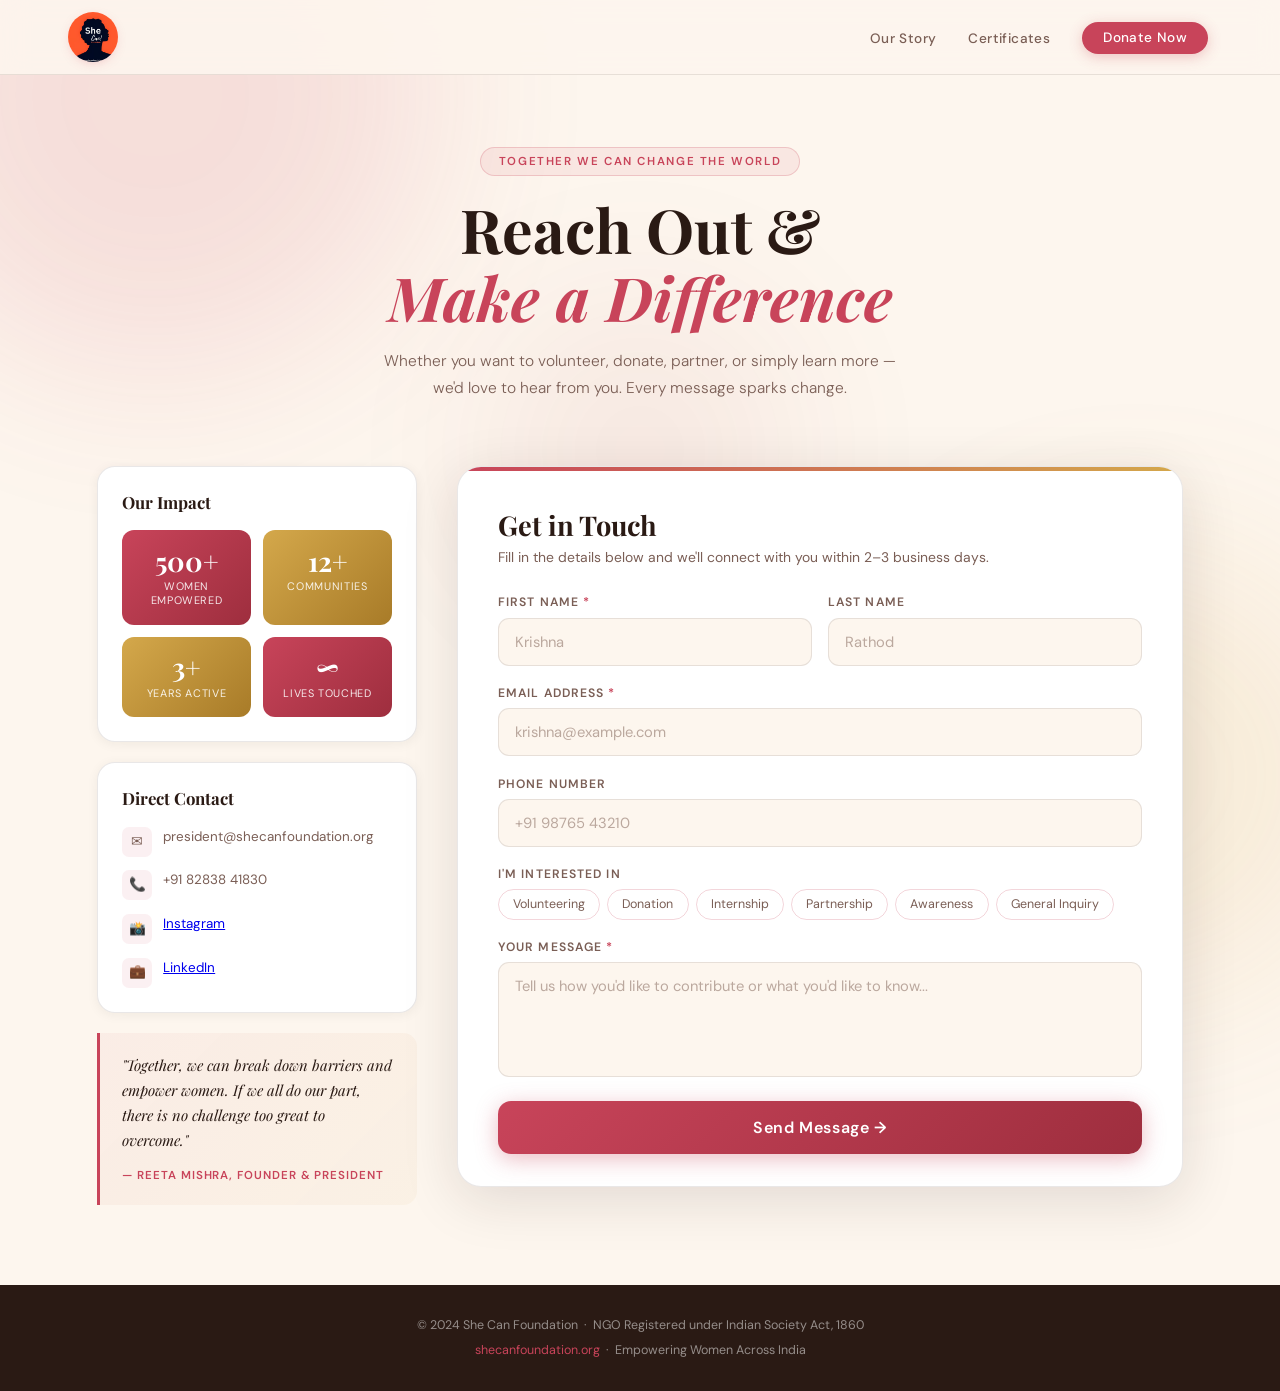
<file: index.html>
<!DOCTYPE html>
<html lang="en">
<head>
  <meta charset="UTF-8" />
  <meta name="viewport" content="width=device-width, initial-scale=1.0"/>
  <title>She Can Foundation</title>
  <link rel="stylesheet" href="style.css" />
 <link href="https://fonts.googleapis.com/css2?family=Playfair+Display:ital,wght@0,400;0,700;1,400&family=DM+Sans:wght@300;400;500;600&display=swap" rel="stylesheet"/>
</head>
<body>

  <!-- BACKGROUND BLOBS -->
  <div class="bg-blob blob-1"></div>
  <div class="bg-blob blob-2"></div>
  <div class="bg-blob blob-3"></div>

  <!-- NAV -->
  <nav>
    <div class="nav-inner">
      <a class="nav-logo" href="https://shecanfoundation.org" target="_blank">
        <div class="logo-circle"><img src="logo.avif" alt="She Can Foundation Logo" /></div>
      </a>
      <ul class="nav-links">
        <li><a href="https://shecanfoundation.org/our-story" target="_blank">Our Story</a></li>
        <li><a href="https://shecanfoundation.org/our-certificate" target="_blank">Certificates</a></li>
        <li><a href="https://shecanfoundation.org/donate" target="_blank" class="btn-donate">Donate Now</a></li>
      </ul>
      <button class="hamburger" onclick="toggleMenu()" aria-label="Menu">&#9776;</button>
    </div>
    <div class="mobile-menu" id="mobileMenu">
      <a href="https://shecanfoundation.org/our-story" target="_blank">Our Story</a>
      <a href="https://shecanfoundation.org/our-certificate" target="_blank">Certificates</a>
      <a href="https://shecanfoundation.org/donate" target="_blank">Donate Now</a>
    </div>
  </nav>

  <!-- HERO -->
  <section class="hero">
    <div class="hero-badge">Together We Can Change The World</div>
    <h1 class="hero-title">Reach Out &amp;<br><em>Make a Difference</em></h1>
    <p class="hero-subtitle">Whether you want to volunteer, donate, partner, or simply learn more — we'd love to hear from you. Every message sparks change.</p>
  </section>

  <!-- MAIN GRID -->
  <main class="main-grid">

    <!-- LEFT: INFO SIDEBAR -->
    <aside class="sidebar">

      <div class="info-card stats-card">
        <h3 class="card-title">Our Impact</h3>
        <div class="stats-grid">
          <div class="stat rose">
            <span class="stat-num">500+</span>
            <span class="stat-lbl">Women Empowered</span>
          </div>
          <div class="stat gold">
            <span class="stat-num">12+</span>
            <span class="stat-lbl">Communities</span>
          </div>
          <div class="stat gold">
            <span class="stat-num">3+</span>
            <span class="stat-lbl">Years Active</span>
          </div>
          <div class="stat rose">
            <span class="stat-num">∞</span>
            <span class="stat-lbl">Lives Touched</span>
          </div>
        </div>
      </div>

      <div class="info-card contact-card">
        <h3 class="card-title">Direct Contact</h3>
        <div class="contact-row">
          <div class="ci">✉</div>
          <span>president@shecanfoundation.org</span>
        </div>
        <div class="contact-row">
          <div class="ci">📞</div>
          <span>+91 82838 41830</span>
        </div>
        <div class="contact-row">
          <div class="ci">📸</div>
          <span><a href="https://www.instagram.com/_shecanfoundation_" targer="_blank">Instagram</a></span>
        </div>
        <div class="contact-row">
          <div class="ci">💼</div>
          <span><a href="https://www.linkedin.com/company/shecanfoundation" target="_blank" >LinkedIn</a></span>
        </div>
      </div>

      <blockquote class="quote-card">
        "Together, we can break down barriers and empower women. If we all do our part, there is no challenge too great to overcome."
        <cite>— Reeta Mishra, Founder &amp; President</cite>
      </blockquote>

    </aside>

    <!-- RIGHT: FORM -->
    <section class="form-section">
      <div class="form-card">
        <div class="form-top-bar"></div>

        <div class="form-header">
          <h2>Get in Touch</h2>
          <p>Fill in the details below and we'll connect with you within 2–3 business days.</p>
        </div>

        <form id="contactForm" novalidate>

          <div class="field-row">
            <div class="field">
              <label for="fname">First Name <span class="req">*</span></label>
              <input type="text" id="fname" name="fname" placeholder="Krishna" autocomplete="given-name"/>
              <span class="err" id="fname-err">Please enter your first name.</span>
            </div>
            <div class="field">
              <label for="lname">Last Name</label>
              <input type="text" id="lname" name="lname" placeholder="Rathod" autocomplete="family-name"/>
            </div>
          </div>

          <div class="field">
            <label for="email">Email Address <span class="req">*</span></label>
            <input type="email" id="email" name="email" placeholder="krishna@example.com" autocomplete="email"/>
            <span class="err" id="email-err">Please enter a valid email address.</span>
          </div>

          <div class="field">
            <label for="phone">Phone Number</label>
            <input type="tel" id="phone" name="phone" placeholder="+91 98765 43210" autocomplete="tel"/>
          </div>

          <div class="field">
            <label>I'm Interested In</label>
            <div class="pill-group">
              <span class="pill" onclick="togglePill(this)">Volunteering</span>
              <span class="pill" onclick="togglePill(this)">Donation</span>
              <span class="pill" onclick="togglePill(this)">Internship</span>
              <span class="pill" onclick="togglePill(this)">Partnership</span>
              <span class="pill" onclick="togglePill(this)">Awareness</span>
              <span class="pill" onclick="togglePill(this)">General Inquiry</span>
            </div>
          </div>

          <div class="field">
            <label for="message">Your Message <span class="req">*</span></label>
            <textarea id="message" name="message" placeholder="Tell us how you'd like to contribute or what you'd like to know..."></textarea>
            <span class="err" id="msg-err">Please write a short message (at least 10 characters).</span>
          </div>

          <button type="submit" class="submit-btn" id="submitBtn">
            <span class="btn-text">Send Message →</span>
            <span class="btn-spinner" id="spinner"></span>
          </button>

        </form>
      </div>
    </section>

  </main>

  <!-- FOOTER -->
  <footer>
    <p>© 2024 She Can Foundation &nbsp;·&nbsp; NGO Registered under Indian Society Act, 1860</p>
    <p><a href="https://shecanfoundation.org" target="_blank">shecanfoundation.org</a> &nbsp;·&nbsp; Empowering Women Across India</p>
  </footer>

  <script src="script.js"></script>
</body>
</html>
</file>
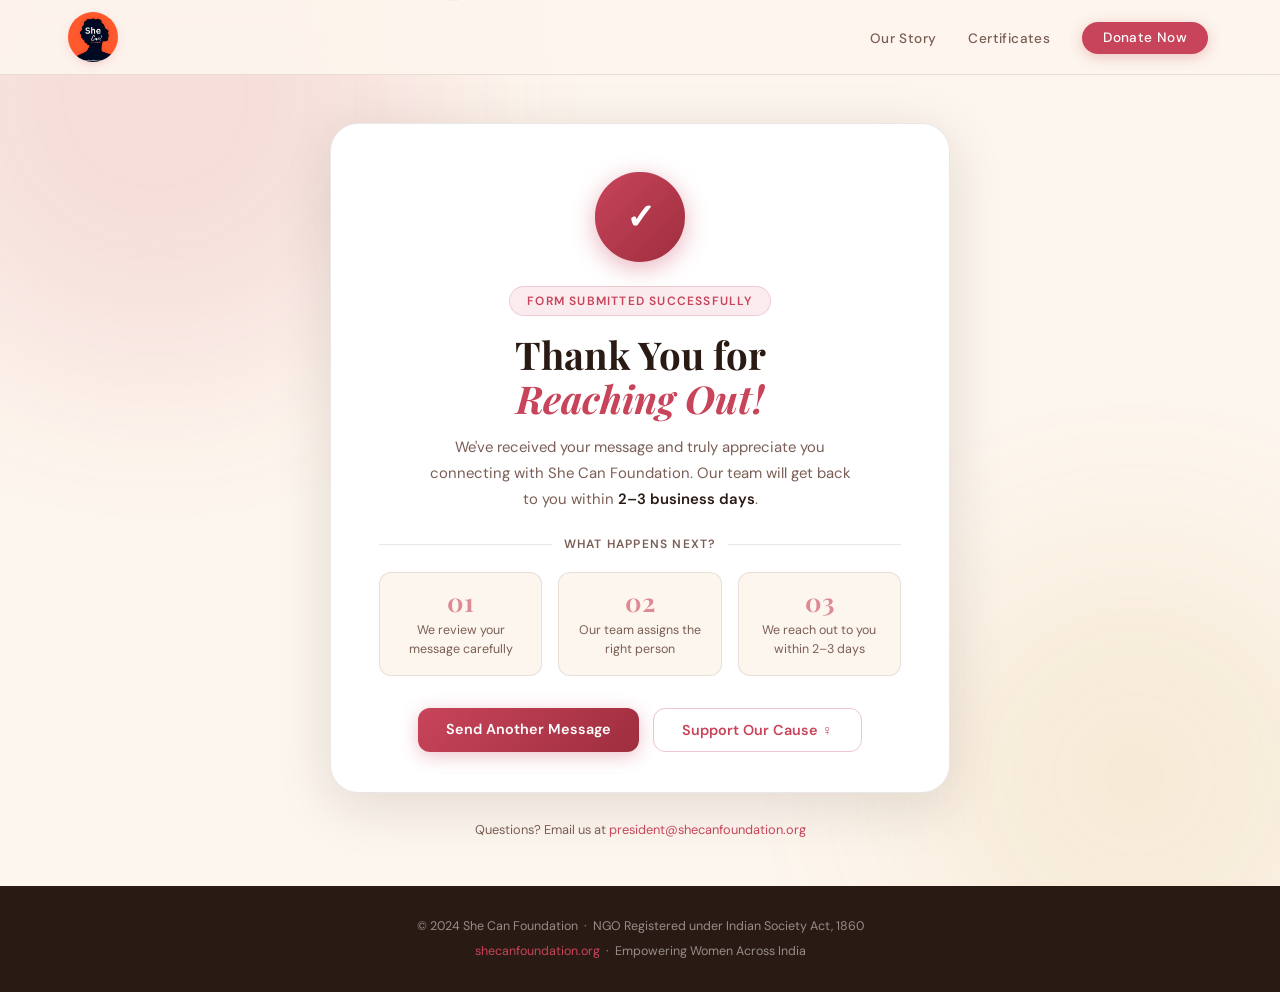
<file: success.html>
<!DOCTYPE html>
<html lang="en">
<head>
  <meta charset="UTF-8" />
  <meta name="viewport" content="width=device-width, initial-scale=1.0"/>
  <title>She Can Foundation — Message Sent!</title>
  <link rel="stylesheet" href="style.css" />
  <link href="https://fonts.googleapis.com/css2?family=Playfair+Display:ital,wght@0,400;0,700;1,400&family=DM+Sans:wght@300;400;500;600&display=swap" rel="stylesheet"/>
</head>
<body class="success-page">

  <!-- BACKGROUND BLOBS -->
  <div class="bg-blob blob-1"></div>
  <div class="bg-blob blob-2"></div>
  <div class="bg-blob blob-3"></div>

  <!-- NAV -->
  <nav>
    <div class="nav-inner">
      <a class="nav-logo" href="https://shecanfoundation.org" target="_blank">
        <div class="logo-circle"><img src="logo.avif" alt="She Can Foundation Logo" /></div>
      </a>
      <ul class="nav-links">
        <li><a href="https://shecanfoundation.org/our-story" target="_blank">Our Story</a></li>
        <li><a href="https://shecanfoundation.org/our-certificate" target="_blank">Certificates</a></li>
        <li><a href="https://shecanfoundation.org/donate" target="_blank" class="btn-donate">Donate Now</a></li>
      </ul>
    </div>
  </nav>

  <!-- SUCCESS CONTENT -->
  <div class="success-wrapper">

    <!-- Confetti circles (CSS animated) -->
    <div class="confetti-field" aria-hidden="true">
      <span class="cf cf1"></span>
      <span class="cf cf2"></span>
      <span class="cf cf3"></span>
      <span class="cf cf4"></span>
      <span class="cf cf5"></span>
      <span class="cf cf6"></span>
      <span class="cf cf7"></span>
      <span class="cf cf8"></span>
    </div>

    <div class="success-card">
      <div class="success-icon-wrap">
        <div class="success-ring ring1"></div>
        <div class="success-ring ring2"></div>
        <div class="success-icon">✓</div>
      </div>

      <div class="success-badge">Form Submitted Successfully</div>

      <h1 class="success-title">Thank You for<br><em>Reaching Out!</em></h1>

      <p class="success-body">
        We've received your message and truly appreciate you connecting with She Can Foundation.
        Our team will get back to you within <strong>2–3 business days</strong>.
      </p>

      <div class="success-details" id="successDetails">
        <!-- Populated by JS from sessionStorage -->
      </div>

      <div class="success-divider">
        <span>What happens next?</span>
      </div>

      <div class="steps-grid">
        <div class="step">
          <div class="step-num">01</div>
          <div class="step-text">We review your message carefully</div>
        </div>
        <div class="step">
          <div class="step-num">02</div>
          <div class="step-text">Our team assigns the right person</div>
        </div>
        <div class="step">
          <div class="step-num">03</div>
          <div class="step-text">We reach out to you within 2–3 days</div>
        </div>
      </div>

      <div class="action-row">
        <a href="index.html" class="btn-primary">Send Another Message</a>
        <a href="https://shecanfoundation.org/donate" target="_blank" class="btn-secondary">Support Our Cause ♀</a>
      </div>
    </div>

    <p class="success-footer-note">
      Questions? Email us at
      <a href="mailto:president@shecanfoundation.org">president@shecanfoundation.org</a>
    </p>
  </div>

  <!-- FOOTER -->
  <footer>
    <p>© 2024 She Can Foundation &nbsp;·&nbsp; NGO Registered under Indian Society Act, 1860</p>
    <p><a href="https://shecanfoundation.org" target="_blank">shecanfoundation.org</a> &nbsp;·&nbsp; Empowering Women Across India</p>
  </footer>

  <script>
    // Read submitted name & email from sessionStorage and display
    const name  = sessionStorage.getItem('scf_name');
    const email = sessionStorage.getItem('scf_email');
    const box   = document.getElementById('successDetails');

    if (name || email) {
      box.innerHTML = `
        <div class="detail-row">
          ${name  ? `<div class="detail-chip">👤 ${name}</div>`  : ''}
          ${email ? `<div class="detail-chip">✉ ${email}</div>` : ''}
        </div>
      `;
    }
  </script>
</body>
</html>
</file>
<file: style.css>
*, *::before, *::after { box-sizing: border-box; margin: 0; padding: 0; }

:root {
  --rose:        #C8445A;
  --rose-deep:   #9E2E3E;
  --rose-light:  rgba(200, 68, 90, 0.08);
  --gold:        #D4A84B;
  --gold-deep:   #A87B28;
  --cream:       #FDF6EE;
  --warm:        #F3E9DB;
  --text:        #2A1A14;
  --muted:       #7A5E55;
  --border:      rgba(42, 26, 20, 0.1);
  --white:       #FFFFFF;
  --shadow-sm:   0 2px 12px rgba(42,26,20,0.06);
  --shadow-md:   0 6px 32px rgba(42,26,20,0.1);
  --shadow-lg:   0 12px 56px rgba(42,26,20,0.13);
}

html { scroll-behavior: smooth; }

body {
  font-family: 'DM Sans', sans-serif;
  background: var(--cream);
  color: var(--text);
  min-height: 100vh;
  overflow-x: hidden;
  position: relative;
}

/* ── BACKGROUND BLOBS ── */
.bg-blob {
  position: fixed;
  border-radius: 50%;
  filter: blur(90px);
  opacity: 0.13;
  pointer-events: none;
  z-index: 0;
}
.blob-1 { width: 550px; height: 550px; background: var(--rose);  top: -180px; left: -120px; }
.blob-2 { width: 450px; height: 450px; background: var(--gold);  bottom: -100px; right: -80px; }
.blob-3 { width: 300px; height: 300px; background: var(--rose-deep); top: 50%; left: 50%; transform: translate(-50%,-50%); opacity: 0.07; }

/* ── NAVIGATION ── */
nav {
  position: sticky;
  top: 0;
  z-index: 200;
  background: rgba(253, 246, 238, 0.9);
  backdrop-filter: blur(14px);
  border-bottom: 1px solid var(--border);
}

.nav-inner {
  max-width: 1200px;
  margin: 0 auto;
  padding: 1rem 2rem;
  display: flex;
  align-items: center;
  justify-content: space-between;
}

.nav-logo {
  display: flex;
  align-items: center;
  gap: 0.75rem;
  text-decoration: none;
}
.nav-logo img {
  width: 50px;
  height: 50px;
  object-fit: cover;
  border-radius: 50%;
}


.logo-circle {
  width: 42px; height: 42px;
  background: linear-gradient(135deg, var(--rose), var(--rose-deep));
  border-radius: 50%;
  display: flex;
  align-items: center;
  justify-content: center;
  color: white;
  font-size: 1.3rem;
  flex-shrink: 0;
  box-shadow: 0 3px 12px rgba(200,68,90,0.35);
}
.logo-main {
  font-family: 'Playfair Display', serif;
  font-size: 1.1rem;
  font-weight: 700;
  color: var(--rose);
  line-height: 1.2;
}

.logo-tag {
  font-size: 0.6rem;
  font-weight: 500;
  letter-spacing: 0.12em;
  text-transform: uppercase;
  color: var(--muted);
}

.nav-links {
  display: flex;
  align-items: center;
  gap: 2rem;
  list-style: none;
}

.nav-links a {
  text-decoration: none;
  font-size: 0.85rem;
  font-weight: 500;
  color: var(--muted);
  transition: color 0.2s;
  letter-spacing: 0.03em;
}

.nav-links a:hover { color: var(--rose); }

.btn-donate {
  background: var(--rose) !important;
  color: white !important;
  padding: 0.45rem 1.3rem;
  border-radius: 999px;
  font-weight: 500 !important;
  box-shadow: 0 3px 14px rgba(200,68,90,0.3);
  transition: background 0.2s !important, transform 0.2s, box-shadow 0.2s !important;
}

.btn-donate:hover {
  background: var(--rose-deep) !important;
  transform: translateY(-1px);
  box-shadow: 0 5px 20px rgba(200,68,90,0.4) !important;
}

.hamburger {
  display: none;
  background: none;
  border: none;
  font-size: 1.4rem;
  color: var(--text);
  cursor: pointer;
}

.mobile-menu {
  display: none;
  flex-direction: column;
  padding: 1rem 2rem;
  gap: 1rem;
  border-top: 1px solid var(--border);
}

.mobile-menu a {
  text-decoration: none;
  font-size: 0.92rem;
  color: var(--muted);
  font-weight: 500;
}

.mobile-menu.open { display: flex; }

/* ── HERO ── */
.hero {
  position: relative;
  z-index: 1;
  text-align: center;
  padding: 4.5rem 2rem 2.5rem;
}

.hero-badge {
  display: inline-flex;
  align-items: center;
  gap: 0.4rem;
  background: var(--rose-light);
  border: 1px solid rgba(200,68,90,0.22);
  color: var(--rose);
  font-size: 0.72rem;
  font-weight: 600;
  letter-spacing: 0.14em;
  text-transform: uppercase;
  padding: 0.38rem 1.1rem;
  border-radius: 999px;
  margin-bottom: 1.2rem;
  animation: fadeUp 0.6s ease both;
}

.hero-title {
  font-family: 'Playfair Display', serif;
  font-size: clamp(2.2rem, 5vw, 3.8rem);
  font-weight: 700;
  line-height: 1.12;
  color: var(--text);
  margin-bottom: 1rem;
  animation: fadeUp 0.7s 0.1s ease both;
}

.hero-title em {
  font-style: italic;
  color: var(--rose);
}

.hero-subtitle {
  max-width: 540px;
  margin: 0 auto;
  font-size: 0.97rem;
  font-weight: 300;
  color: var(--muted);
  line-height: 1.75;
  animation: fadeUp 0.7s 0.2s ease both;
}

/* ── MAIN GRID ── */
.main-grid {
  position: relative;
  z-index: 1;
  max-width: 1150px;
  margin: 0 auto;
  padding: 1.5rem 2rem 5rem;
  display: grid;
  grid-template-columns: 320px 1fr;
  gap: 2.5rem;
  align-items: start;
}

/* ── SIDEBAR ── */
.sidebar {
  display: flex;
  flex-direction: column;
  gap: 1.25rem;
  animation: fadeUp 0.7s 0.3s ease both;
}

.info-card {
  background: var(--white);
  border-radius: 18px;
  padding: 1.5rem;
  box-shadow: var(--shadow-sm);
  border: 1px solid var(--border);
}

.card-title {
  font-family: 'Playfair Display', serif;
  font-size: 1.05rem;
  color: var(--text);
  margin-bottom: 1.1rem;
}

/* Stats */
.stats-grid {
  display: grid;
  grid-template-columns: 1fr 1fr;
  gap: 0.75rem;
}

.stat {
  border-radius: 12px;
  padding: 1.1rem;
  text-align: center;
  display: flex;
  flex-direction: column;
  gap: 0.25rem;
}

.stat.rose { background: linear-gradient(135deg, var(--rose), var(--rose-deep)); color: white; }
.stat.gold { background: linear-gradient(135deg, var(--gold), var(--gold-deep)); color: white; }

.stat-num {
  font-family: 'Playfair Display', serif;
  font-size: 1.7rem;
  font-weight: 700;
  line-height: 1;
}

.stat-lbl {
  font-size: 0.68rem;
  font-weight: 400;
  opacity: 0.88;
  text-transform: uppercase;
  letter-spacing: 0.06em;
}

/* Contact list */
.contact-row {
  display: flex;
  align-items: flex-start;
  gap: 0.7rem;
  font-size: 0.84rem;
  color: var(--muted);
  line-height: 1.5;
  margin-bottom: 0.85rem;
}
.contact-row:last-child { margin-bottom: 0; }

.ci {
  width: 30px; height: 30px;
  background: var(--rose-light);
  border-radius: 7px;
  flex-shrink: 0;
  display: flex;
  align-items: center;
  justify-content: center;
  font-size: 0.85rem;
}

/* Quote */
.quote-card {
  background: linear-gradient(135deg, rgba(200,68,90,0.05), rgba(212,168,75,0.06));
  border-left: 3px solid var(--rose);
  border-radius: 0 14px 14px 0;
  padding: 1.25rem 1.4rem;
  font-family: 'Playfair Display', serif;
  font-style: italic;
  font-size: 0.93rem;
  color: var(--text);
  line-height: 1.7;
}

.quote-card cite {
  display: block;
  font-family: 'DM Sans', sans-serif;
  font-style: normal;
  font-size: 0.72rem;
  font-weight: 600;
  color: var(--rose);
  letter-spacing: 0.08em;
  text-transform: uppercase;
  margin-top: 0.75rem;
}

/* ── FORM CARD ── */
.form-section {
  animation: fadeUp 0.7s 0.25s ease both;
}

.form-card {
  background: var(--white);
  border-radius: 24px;
  padding: 2.5rem 2.5rem 2rem;
  box-shadow: var(--shadow-lg);
  border: 1px solid var(--border);
  position: relative;
  overflow: hidden;
}

.form-top-bar {
  position: absolute;
  top: 0; left: 0; right: 0;
  height: 4px;
  background: linear-gradient(90deg, var(--rose), var(--gold), var(--rose));
  background-size: 200% 100%;
  animation: shimmer 3s linear infinite;
}

@keyframes shimmer {
  0%   { background-position: 0% 0%; }
  100% { background-position: 200% 0%; }
}

.form-header { margin-bottom: 1.75rem; }

.form-header h2 {
  font-family: 'Playfair Display', serif;
  font-size: 1.7rem;
  color: var(--text);
  margin-bottom: 0.35rem;
}

.form-header p {
  font-size: 0.87rem;
  color: var(--muted);
}

/* ── FIELDS ── */
.field-row {
  display: grid;
  grid-template-columns: 1fr 1fr;
  gap: 1rem;
}

.field {
  margin-bottom: 1.2rem;
}

label {
  display: block;
  font-size: 0.76rem;
  font-weight: 600;
  letter-spacing: 0.09em;
  text-transform: uppercase;
  color: var(--muted);
  margin-bottom: 0.45rem;
}

.req { color: var(--rose); }

input, textarea {
  width: 100%;
  padding: 0.82rem 1rem;
  border: 1.5px solid var(--border);
  border-radius: 11px;
  font-family: 'DM Sans', sans-serif;
  font-size: 0.92rem;
  color: var(--text);
  background: var(--cream);
  transition: border-color 0.2s, box-shadow 0.2s, background 0.2s;
  outline: none;
  resize: none;
}

input::placeholder, textarea::placeholder { color: #bba89e; }

input:focus, textarea:focus {
  border-color: var(--rose);
  background: var(--white);
  box-shadow: 0 0 0 3px rgba(200,68,90,0.1);
}

input.error, textarea.error {
  border-color: #e05a6b;
  background: #fff5f6;
}

.err {
  display: none;
  color: #c0293d;
  font-size: 0.73rem;
  margin-top: 0.28rem;
}

.err.show { display: block; }

textarea { height: 115px; }

/* ── PILLS ── */
.pill-group {
  display: flex;
  flex-wrap: wrap;
  gap: 0.45rem;
}

.pill {
  cursor: pointer;
  padding: 0.38rem 0.88rem;
  border-radius: 999px;
  border: 1.5px solid rgba(200,68,90,0.22);
  font-size: 0.78rem;
  font-family: 'DM Sans', sans-serif;
  color: var(--muted);
  background: transparent;
  transition: all 0.18s;
  user-select: none;
}

.pill:hover { border-color: var(--rose); color: var(--rose); }

.pill.active {
  background: var(--rose);
  border-color: var(--rose);
  color: white;
}

/* ── SUBMIT BUTTON ── */
.submit-btn {
  width: 100%;
  padding: 1rem;
  border: none;
  border-radius: 13px;
  background: linear-gradient(135deg, var(--rose), var(--rose-deep));
  color: white;
  font-family: 'DM Sans', sans-serif;
  font-size: 1rem;
  font-weight: 600;
  letter-spacing: 0.04em;
  cursor: pointer;
  transition: transform 0.2s, box-shadow 0.2s;
  box-shadow: 0 5px 22px rgba(200,68,90,0.36);
  margin-top: 0.25rem;
  display: flex;
  align-items: center;
  justify-content: center;
  gap: 0.5rem;
}

.submit-btn:hover { transform: translateY(-2px); box-shadow: 0 8px 30px rgba(200,68,90,0.44); }
.submit-btn:active { transform: translateY(0); }
.submit-btn:disabled { opacity: 0.65; cursor: not-allowed; transform: none; }

.btn-spinner {
  display: none;
  width: 18px; height: 18px;
  border: 2.5px solid rgba(255,255,255,0.4);
  border-top-color: white;
  border-radius: 50%;
  animation: spin 0.7s linear infinite;
}

@keyframes spin { to { transform: rotate(360deg); } }

/* ── FOOTER ── */
footer {
  position: relative;
  z-index: 1;
  background: var(--text);
  color: rgba(255,255,255,0.5);
  text-align: center;
  padding: 1.75rem 1rem;
  font-size: 0.78rem;
  line-height: 2;
}

footer a { color: var(--rose); text-decoration: none; }
footer a:hover { text-decoration: underline; }

/* SUCCESS PAGE */
body.success-page { background: var(--cream); }

.success-wrapper {
  position: relative;
  z-index: 1;
  min-height: calc(100vh - 200px);
  display: flex;
  flex-direction: column;
  align-items: center;
  justify-content: center;
  padding: 3rem 1.5rem;
}

/* Confetti */
.confetti-field {
  position: fixed;
  top: 0; left: 0; right: 0;
  height: 100vh;
  pointer-events: none;
  z-index: 0;
  overflow: hidden;
}

.cf {
  position: absolute;
  width: 10px; height: 10px;
  border-radius: 50%;
  animation: fall linear infinite;
}

.cf1  { background: var(--rose);      left: 8%;  animation-duration: 4.5s; animation-delay: 0s;    top: -10px; width: 9px;  height: 9px; }
.cf2  { background: var(--gold);      left: 20%; animation-duration: 5.2s; animation-delay: 0.7s;  top: -10px; width: 7px;  height: 7px; }
.cf3  { background: var(--rose-deep); left: 35%; animation-duration: 4.0s; animation-delay: 1.2s;  top: -10px; width: 11px; height: 11px; border-radius: 2px; }
.cf4  { background: var(--gold);      left: 50%; animation-duration: 5.8s; animation-delay: 0.3s;  top: -10px; width: 8px;  height: 8px; }
.cf5  { background: var(--rose);      left: 63%; animation-duration: 4.3s; animation-delay: 1.5s;  top: -10px; width: 6px;  height: 6px; }
.cf6  { background: var(--gold-deep); left: 75%; animation-duration: 5.0s; animation-delay: 0.5s;  top: -10px; width: 10px; height: 10px; border-radius: 2px; }
.cf7  { background: var(--rose);      left: 85%; animation-duration: 4.8s; animation-delay: 1.8s;  top: -10px; width: 8px;  height: 8px; }
.cf8  { background: var(--gold);      left: 92%; animation-duration: 6.0s; animation-delay: 0.9s;  top: -10px; width: 7px;  height: 7px; }

@keyframes fall {
  0%   { transform: translateY(-20px) rotate(0deg);   opacity: 1; }
  100% { transform: translateY(110vh) rotate(720deg); opacity: 0; }
}

/* Success Card */
.success-card {
  position: relative;
  z-index: 2;
  background: var(--white);
  border-radius: 28px;
  padding: 3rem 3rem 2.5rem;
  max-width: 620px;
  width: 100%;
  text-align: center;
  box-shadow: var(--shadow-lg);
  border: 1px solid var(--border);
  animation: fadeUp 0.6s ease both;
}

/* Icon with rings */
.success-icon-wrap {
  position: relative;
  width: 90px; height: 90px;
  margin: 0 auto 1.5rem;
}

.success-ring {
  position: absolute;
  inset: 0;
  border-radius: 50%;
  border: 2px solid var(--rose);
}

.ring1 { animation: ringPulse 2s ease-out infinite; opacity: 0.4; }
.ring2 { animation: ringPulse 2s 0.6s ease-out infinite; opacity: 0.25; }

@keyframes ringPulse {
  0%   { transform: scale(1);    opacity: 0.5; }
  100% { transform: scale(1.7);  opacity: 0; }
}

.success-icon {
  position: absolute;
  inset: 0;
  background: linear-gradient(135deg, var(--rose), var(--rose-deep));
  border-radius: 50%;
  display: flex;
  align-items: center;
  justify-content: center;
  color: white;
  font-size: 2.2rem;
  font-weight: 700;
  box-shadow: 0 6px 24px rgba(200,68,90,0.4);
  animation: popIn 0.5s 0.2s cubic-bezier(0.175, 0.885, 0.32, 1.275) both;
}

@keyframes popIn {
  from { transform: scale(0); opacity: 0; }
  to   { transform: scale(1); opacity: 1; }
}

.success-badge {
  display: inline-block;
  background: rgba(200,68,90,0.1);
  border: 1px solid rgba(200,68,90,0.2);
  color: var(--rose);
  font-size: 0.75rem;
  font-weight: 600;
  letter-spacing: 0.1em;
  text-transform: uppercase;
  padding: 0.38rem 1.1rem;
  border-radius: 999px;
  margin-bottom: 1rem;
}

.success-title {
  font-family: 'Playfair Display', serif;
  font-size: clamp(1.7rem, 4vw, 2.4rem);
  line-height: 1.15;
  color: var(--text);
  margin-bottom: 0.85rem;
}

.success-title em { color: var(--rose); font-style: italic; }

.success-body {
  font-size: 0.93rem;
  color: var(--muted);
  line-height: 1.75;
  max-width: 430px;
  margin: 0 auto 1.25rem;
}

.success-body strong { color: var(--text); font-weight: 600; }

/* Submitted details */
.success-details { margin-bottom: 1rem; }

.detail-row {
  display: flex;
  flex-wrap: wrap;
  justify-content: center;
  gap: 0.5rem;
}

.detail-chip {
  background: var(--warm);
  border: 1px solid var(--border);
  color: var(--text);
  font-size: 0.8rem;
  padding: 0.35rem 0.85rem;
  border-radius: 999px;
}

/* Divider */
.success-divider {
  display: flex;
  align-items: center;
  gap: 0.75rem;
  margin: 1.5rem 0 1.25rem;
  color: var(--muted);
  font-size: 0.75rem;
  font-weight: 600;
  letter-spacing: 0.1em;
  text-transform: uppercase;
}

.success-divider::before,
.success-divider::after {
  content: '';
  flex: 1;
  height: 1px;
  background: var(--border);
}

/* Steps */
.steps-grid {
  display: grid;
  grid-template-columns: repeat(3, 1fr);
  gap: 1rem;
  margin-bottom: 2rem;
}

.step {
  background: var(--cream);
  border-radius: 12px;
  padding: 1rem;
  border: 1px solid var(--border);
}

.step-num {
  font-family: 'Playfair Display', serif;
  font-size: 1.6rem;
  font-weight: 700;
  color: var(--rose);
  opacity: 0.6;
  line-height: 1;
  margin-bottom: 0.4rem;
}

.step-text {
  font-size: 0.78rem;
  color: var(--muted);
  line-height: 1.5;
}

/* Action buttons */
.action-row {
  display: flex;
  gap: 0.85rem;
  justify-content: center;
  flex-wrap: wrap;
}

.btn-primary {
  display: inline-block;
  text-decoration: none;
  background: linear-gradient(135deg, var(--rose), var(--rose-deep));
  color: white;
  font-family: 'DM Sans', sans-serif;
  font-size: 0.9rem;
  font-weight: 600;
  padding: 0.75rem 1.75rem;
  border-radius: 12px;
  box-shadow: 0 4px 18px rgba(200,68,90,0.32);
  transition: transform 0.2s, box-shadow 0.2s;
}

.btn-primary:hover { transform: translateY(-2px); box-shadow: 0 7px 24px rgba(200,68,90,0.42); }

.btn-secondary {
  display: inline-block;
  text-decoration: none;
  background: transparent;
  color: var(--rose);
  font-family: 'DM Sans', sans-serif;
  font-size: 0.9rem;
  font-weight: 600;
  padding: 0.75rem 1.75rem;
  border-radius: 12px;
  border: 1.5px solid rgba(200,68,90,0.3);
  transition: border-color 0.2s, background 0.2s;
}

.btn-secondary:hover { border-color: var(--rose); background: var(--rose-light); }

.success-footer-note {
  margin-top: 1.75rem;
  font-size: 0.8rem;
  color: var(--muted);
  z-index: 2;
  position: relative;
}

.success-footer-note a { color: var(--rose); text-decoration: none; }
.success-footer-note a:hover { text-decoration: underline; }

/* ── ANIMATIONS ── */
@keyframes fadeUp {
  from { opacity: 0; transform: translateY(22px); }
  to   { opacity: 1; transform: translateY(0); }
}

/* ── RESPONSIVE ── */
@media (max-width: 900px) {
  .main-grid {
    grid-template-columns: 1fr;
    padding: 1.5rem 1.25rem 3.5rem;
    gap: 2rem;
  }
  .sidebar { order: 2; }
  .form-section { order: 1; }
}

@media (max-width: 640px) {
  .nav-links { display: none; }
  .hamburger { display: block; }
  .hero { padding: 2.5rem 1.25rem 1.5rem; }
  .form-card { padding: 1.75rem 1.25rem 1.5rem; }
  .field-row { grid-template-columns: 1fr; }
  .steps-grid { grid-template-columns: 1fr; }
  .success-card { padding: 2rem 1.5rem; }
  .action-row { flex-direction: column; align-items: center; }
  .stats-grid { grid-template-columns: 1fr 1fr; }
}
</file>
